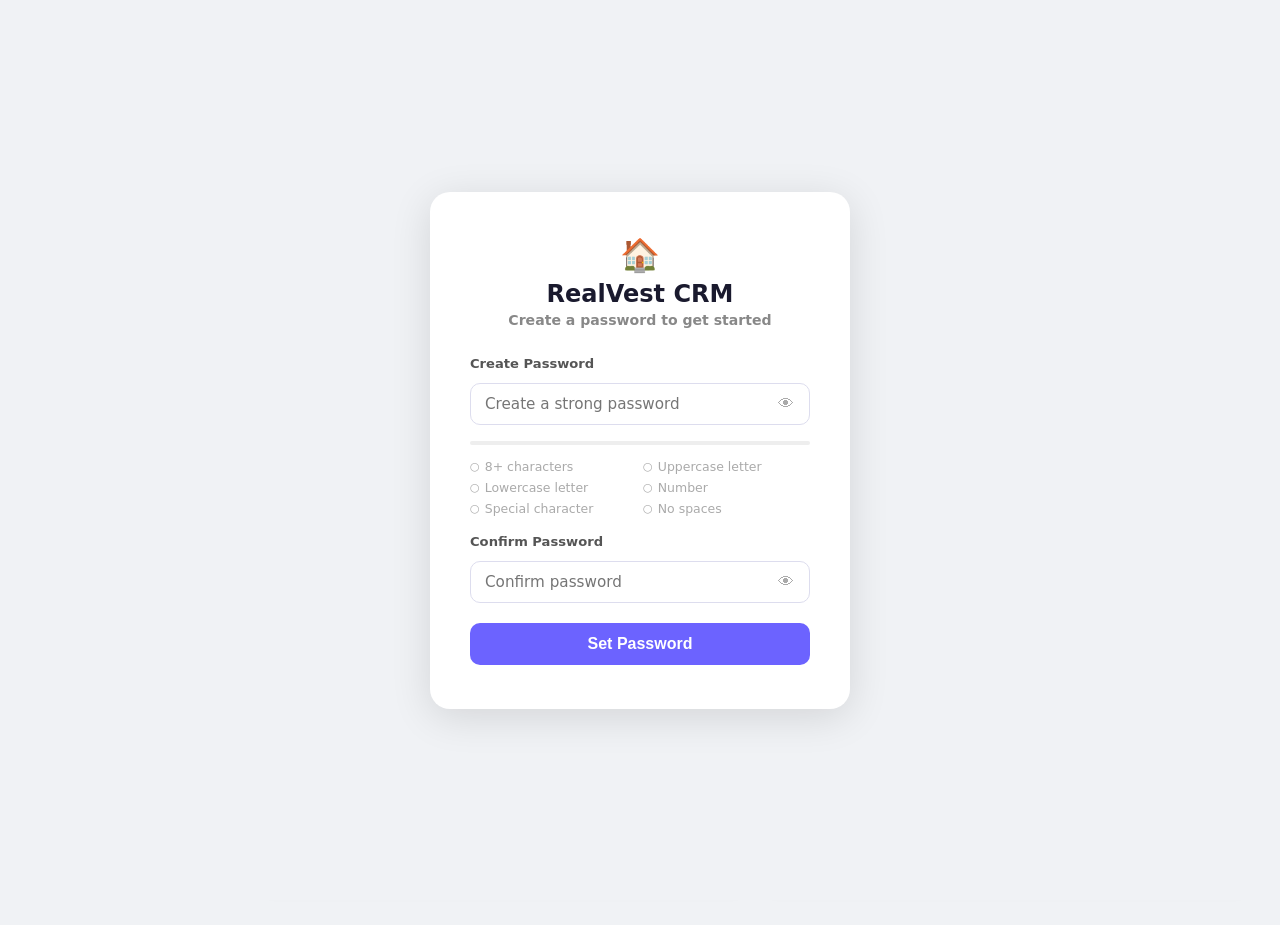
<file: crm.html>
<!DOCTYPE html>
<html lang="en">
<head>
<meta charset="UTF-8" />
<meta name="viewport" content="width=device-width, initial-scale=1.0" />
<title>RealVest CRM</title>
<style>
/* ── Reset & Base ── */
*, *::before, *::after { box-sizing: border-box; margin: 0; padding: 0; }
body { font-family: 'Segoe UI', system-ui, sans-serif; background: #f0f2f5; color: #1a1a2e; display: flex; min-height: 100vh; }

/* ── Sidebar ── */
.sidebar {
  width: 230px; min-height: 100vh; background: #1a1a2e;
  display: flex; flex-direction: column; position: fixed; top: 0; left: 0; z-index: 100;
}
.logo {
  padding: 22px 20px; border-bottom: 1px solid #2d2d4e;
  font-size: 1.15rem; font-weight: 700; color: #fff;
  display: flex; align-items: center; gap: 10px;
}
.logo-icon { font-size: 1.4rem; }
.nav-links { list-style: none; padding: 12px 0; }
.nav-links li a {
  display: block; padding: 13px 20px; color: #a0a0c0;
  text-decoration: none; font-size: 0.95rem; border-left: 3px solid transparent; transition: all 0.2s;
}
.nav-links li a:hover, .nav-links li a.active { background: #2d2d4e; color: #fff; border-left-color: #6c63ff; }

/* ── Main ── */
.main { margin-left: 230px; flex: 1; padding: 32px; }
.page { display: none; }
.page.active { display: block; }
.page-header { display: flex; align-items: center; justify-content: space-between; margin-bottom: 20px; }
.page-title { font-size: 1.6rem; font-weight: 700; }

/* ── Stats ── */
.stats-grid { display: grid; grid-template-columns: repeat(auto-fit, minmax(190px, 1fr)); gap: 18px; margin-bottom: 28px; }
.stat-card { background: #fff; border-radius: 12px; padding: 22px 20px; box-shadow: 0 2px 8px rgba(0,0,0,.07); }
.stat-label { font-size: 0.78rem; color: #888; text-transform: uppercase; letter-spacing: .05em; }
.stat-value { font-size: 1.7rem; font-weight: 700; margin-top: 6px; }
.stat-sub { font-size: 0.8rem; color: #6c63ff; margin-top: 4px; }

/* ── Dashboard tables ── */
.dashboard-tables { display: grid; grid-template-columns: 1fr 1fr; gap: 20px; }
@media (max-width: 900px) { .dashboard-tables { grid-template-columns: 1fr; } }

/* ── Card ── */
.card { background: #fff; border-radius: 12px; padding: 24px; box-shadow: 0 2px 8px rgba(0,0,0,.07); overflow-x: auto; }
.card h2 { font-size: 1rem; margin-bottom: 16px; color: #444; }

/* ── Filters ── */
.filters { display: flex; gap: 12px; margin-bottom: 16px; flex-wrap: wrap; }
.filters input, .filters select {
  padding: 9px 14px; border: 1px solid #dde; border-radius: 8px;
  font-size: 0.9rem; background: #fff; flex: 1; min-width: 180px;
}

/* ── Tables ── */
table { width: 100%; border-collapse: collapse; font-size: 0.88rem; }
thead th {
  text-align: left; padding: 10px 12px; background: #f7f8fc;
  color: #666; font-weight: 600; border-bottom: 2px solid #eee; white-space: nowrap;
}
tbody td { padding: 11px 12px; border-bottom: 1px solid #f0f0f0; vertical-align: middle; }
tbody tr:hover { background: #fafbff; }
tbody tr:last-child td { border-bottom: none; }

/* ── Badges ── */
.badge { display: inline-block; padding: 3px 10px; border-radius: 20px; font-size: 0.75rem; font-weight: 600; text-transform: capitalize; }
.badge-active    { background: #e8f5e9; color: #2e7d32; }
.badge-inactive  { background: #fce4ec; color: #c62828; }
.badge-prospect  { background: #fff3e0; color: #e65100; }
.badge-owned     { background: #e3f2fd; color: #1565c0; }
.badge-sold      { background: #f3e5f5; color: #6a1b9a; }
.badge-under-contract { background: #fff8e1; color: #f57f17; }
.badge-residential { background: #e8f5e9; color: #2e7d32; }
.badge-commercial  { background: #e3f2fd; color: #1565c0; }
.badge-industrial  { background: #fce4ec; color: #c62828; }
.badge-land        { background: #fff3e0; color: #e65100; }
.badge-individual  { background: #f3e5f5; color: #6a1b9a; }
.badge-institutional { background: #e8f5e9; color: #1b5e20; }
.badge-fund        { background: #e3f2fd; color: #0d47a1; }

/* ── Buttons ── */
.btn { padding: 9px 18px; border-radius: 8px; border: none; cursor: pointer; font-size: 0.88rem; font-weight: 600; transition: all 0.2s; }
.btn-primary { background: #6c63ff; color: #fff; }
.btn-primary:hover { background: #574fd6; }
.btn-secondary { background: #eee; color: #444; }
.btn-secondary:hover { background: #ddd; }
.btn-sm { padding: 5px 12px; font-size: 0.8rem; }
.btn-danger { background: #fce4ec; color: #c62828; }
.btn-danger:hover { background: #f8bbd0; }
.btn-edit { background: #f3e5f5; color: #6a1b9a; }
.btn-edit:hover { background: #e1bee7; }
.action-btns { display: flex; gap: 6px; }

/* ── Overlay / Modal / Drawer ── */
.overlay { position: fixed; inset: 0; background: rgba(0,0,0,.4); z-index: 200; backdrop-filter: blur(2px); }
.modal {
  position: fixed; top: 50%; left: 50%; transform: translate(-50%,-50%);
  z-index: 300; width: 90%; max-width: 560px; max-height: 90vh; overflow-y: auto;
  background: #fff; border-radius: 16px; box-shadow: 0 20px 60px rgba(0,0,0,.25);
}
.modal-wide { max-width: 760px; }
.modal-header { display: flex; align-items: center; justify-content: space-between; padding: 22px 26px 0; margin-bottom: 20px; }
.modal-header h2 { font-size: 1.2rem; }
.modal-footer { padding: 20px 26px 26px; display: flex; justify-content: flex-end; gap: 10px; }
.btn-close { background: none; border: none; font-size: 1.2rem; cursor: pointer; color: #888; padding: 4px; }
.btn-close:hover { color: #333; }

/* ── Form ── */
.form-grid { display: grid; grid-template-columns: 1fr 1fr; gap: 16px; padding: 0 26px; }
.form-group { display: flex; flex-direction: column; gap: 6px; }
.form-group.full-width { grid-column: 1 / -1; }
.form-group label { font-size: 0.82rem; font-weight: 600; color: #555; }
.form-group input, .form-group select, .form-group textarea {
  padding: 9px 12px; border: 1px solid #dde; border-radius: 8px; font-size: 0.9rem; font-family: inherit;
}
.form-group input:focus, .form-group select:focus, .form-group textarea:focus {
  outline: none; border-color: #6c63ff; box-shadow: 0 0 0 3px rgba(108,99,255,.1);
}

/* ── Drawer ── */
.drawer {
  position: fixed; top: 0; right: 0; width: 480px; height: 100vh;
  background: #fff; z-index: 300; box-shadow: -4px 0 30px rgba(0,0,0,.15);
  display: flex; flex-direction: column; overflow-y: auto;
}
.drawer-header {
  display: flex; align-items: center; justify-content: space-between;
  padding: 24px; border-bottom: 1px solid #eee; position: sticky; top: 0; background: #fff;
}
.drawer-header h2 { font-size: 1.2rem; }
.drawer-body { padding: 24px; }
.detail-section { margin-bottom: 28px; }
.detail-section h3 {
  font-size: 0.85rem; color: #888; text-transform: uppercase; letter-spacing: .08em;
  margin-bottom: 14px; padding-bottom: 6px; border-bottom: 1px solid #eee;
}
.detail-grid { display: grid; grid-template-columns: 1fr 1fr; gap: 12px; }
.detail-item label { font-size: 0.75rem; color: #aaa; display: block; margin-bottom: 3px; }
.detail-item span { font-weight: 600; font-size: 0.95rem; }

.hidden { display: none !important; }

/* ── Login Screen ── */
#login-screen {
  position: fixed; inset: 0; background: #f0f2f5;
  display: flex; align-items: center; justify-content: center;
  z-index: 9999;
}
.login-card {
  background: #fff; border-radius: 20px; padding: 44px 40px;
  box-shadow: 0 8px 40px rgba(0,0,0,.12); width: 100%; max-width: 420px;
}
.login-logo {
  text-align: center; margin-bottom: 28px;
  font-size: 1.5rem; font-weight: 700; color: #1a1a2e;
}
.login-logo .logo-icon { font-size: 2rem; display: block; margin-bottom: 6px; }
.login-subtitle { font-size: 0.88rem; color: #888; text-align: center; margin-top: 4px; }
.login-card .form-group { margin-bottom: 16px; }
.login-card .form-group label { font-size: 0.82rem; font-weight: 600; color: #555; display: block; margin-bottom: 6px; }
.login-card .form-group input {
  width: 100%; padding: 11px 14px; border: 1.5px solid #dde; border-radius: 10px;
  font-size: 0.95rem; font-family: inherit; transition: border-color 0.2s;
}
.login-card .form-group input:focus { outline: none; border-color: #6c63ff; box-shadow: 0 0 0 3px rgba(108,99,255,.1); }
.pw-input-wrap { position: relative; }
.pw-toggle {
  position: absolute; right: 12px; top: 50%; transform: translateY(-50%);
  background: none; border: none; cursor: pointer; font-size: 1rem; color: #aaa; padding: 4px;
}
.pw-toggle:hover { color: #555; }
.req-list { list-style: none; margin: 10px 0 18px; display: grid; grid-template-columns: 1fr 1fr; gap: 6px; }
.req-list li { font-size: 0.78rem; color: #aaa; display: flex; align-items: center; gap: 5px; transition: color 0.2s; }
.req-list li::before { content: '○'; font-size: 0.7rem; }
.req-list li.met { color: #2e7d32; }
.req-list li.met::before { content: '✓'; }
.req-list li.fail { color: #c62828; }
.req-list li.fail::before { content: '✗'; }
.pw-strength { height: 4px; border-radius: 4px; background: #eee; margin-bottom: 14px; overflow: hidden; }
.pw-strength-bar { height: 100%; border-radius: 4px; width: 0; transition: width 0.3s, background 0.3s; }
.login-error { background: #fce4ec; color: #c62828; border-radius: 8px; padding: 10px 14px; font-size: 0.85rem; margin-bottom: 14px; display: none; }
.login-card .btn-primary { width: 100%; padding: 12px; font-size: 1rem; border-radius: 10px; margin-top: 4px; }
.login-link { text-align: center; margin-top: 14px; font-size: 0.82rem; color: #888; }
.login-link a { color: #6c63ff; text-decoration: none; font-weight: 600; cursor: pointer; }
.login-link a:hover { text-decoration: underline; }

/* ── Toast ── */
.toast {
  position: fixed; bottom: 28px; right: 28px; z-index: 999;
  background: #1a1a2e; color: #fff; padding: 12px 20px; border-radius: 10px;
  font-size: 0.88rem; box-shadow: 0 4px 20px rgba(0,0,0,.25);
  transition: opacity 0.3s;
}
</style>
</head>
<body>

<!-- Login Screen -->
<div id="login-screen">
  <div class="login-card">
    <div class="login-logo">
      <span class="logo-icon">🏠</span>
      RealVest CRM
      <div class="login-subtitle" id="login-subtitle">Sign in to your account</div>
    </div>

    <div id="login-error" class="login-error"></div>

    <!-- Login Form -->
    <div id="login-form-wrap">
      <div class="form-group">
        <label for="login-pw">Password</label>
        <div class="pw-input-wrap">
          <input type="password" id="login-pw" placeholder="Enter your password" autocomplete="current-password" />
          <button type="button" class="pw-toggle" onclick="togglePw('login-pw', this)">👁</button>
        </div>
      </div>
      <button class="btn btn-primary" onclick="doLogin()">Sign In</button>
      <div class="login-link"><a onclick="switchToReset()">Forgot password?</a></div>
    </div>

    <!-- Set Password Form -->
    <div id="set-form-wrap" style="display:none">
      <div class="form-group">
        <label for="set-pw">Create Password</label>
        <div class="pw-input-wrap">
          <input type="password" id="set-pw" placeholder="Create a strong password" autocomplete="new-password" oninput="checkReqs()" />
          <button type="button" class="pw-toggle" onclick="togglePw('set-pw', this)">👁</button>
        </div>
      </div>
      <div class="pw-strength"><div class="pw-strength-bar" id="pw-strength-bar"></div></div>
      <ul class="req-list" id="req-list">
        <li id="req-len">8+ characters</li>
        <li id="req-upper">Uppercase letter</li>
        <li id="req-lower">Lowercase letter</li>
        <li id="req-num">Number</li>
        <li id="req-special">Special character</li>
        <li id="req-no-spaces">No spaces</li>
      </ul>
      <div class="form-group">
        <label for="set-pw2">Confirm Password</label>
        <div class="pw-input-wrap">
          <input type="password" id="set-pw2" placeholder="Confirm password" autocomplete="new-password" oninput="checkReqs()" />
          <button type="button" class="pw-toggle" onclick="togglePw('set-pw2', this)">👁</button>
        </div>
      </div>
      <button class="btn btn-primary" id="set-pw-btn" onclick="doSetPassword()" disabled>Set Password</button>
    </div>

    <!-- Reset Confirmation -->
    <div id="reset-form-wrap" style="display:none">
      <p style="color:#555;font-size:0.9rem;margin-bottom:18px;line-height:1.6">
        Resetting will clear all stored data (investors &amp; properties) and let you create a new password.
      </p>
      <button class="btn btn-danger" style="width:100%;padding:12px" onclick="doReset()">Reset &amp; Clear All Data</button>
      <div class="login-link" style="margin-top:12px"><a onclick="switchToLogin()">← Back to sign in</a></div>
    </div>
  </div>
</div>

<nav class="sidebar">
  <div class="logo"><span class="logo-icon">🏠</span><span class="logo-text">RealVest CRM</span></div>
  <ul class="nav-links">
    <li><a href="#" data-page="dashboard" class="active">📊 Dashboard</a></li>
    <li><a href="#" data-page="investors">👥 Investors</a></li>
    <li><a href="#" data-page="properties">🏗 Properties</a></li>
  </ul>
</nav>

<main class="main">

  <!-- Dashboard -->
  <section id="page-dashboard" class="page active">
    <h1 class="page-title">Dashboard</h1>
    <div class="stats-grid" id="stats-grid"></div>
    <div class="dashboard-tables">
      <div class="card">
        <h2>Top Investors by Portfolio Value</h2>
        <table id="top-investors-table">
          <thead><tr><th>Investor</th><th>Type</th><th>Properties</th><th>Portfolio Value</th></tr></thead>
          <tbody></tbody>
        </table>
      </div>
      <div class="card">
        <h2>Recent Properties</h2>
        <table id="recent-properties-table">
          <thead><tr><th>Address</th><th>Type</th><th>Value</th><th>Status</th></tr></thead>
          <tbody></tbody>
        </table>
      </div>
    </div>
  </section>

  <!-- Investors -->
  <section id="page-investors" class="page">
    <div class="page-header">
      <h1 class="page-title">Investors</h1>
      <button class="btn btn-primary" onclick="openInvestorModal()">+ Add Investor</button>
    </div>
    <div class="filters">
      <input type="text" id="investor-search" placeholder="Search by name, email, company…" oninput="renderInvestors()" />
      <select id="investor-status-filter" onchange="renderInvestors()">
        <option value="">All Statuses</option>
        <option value="active">Active</option>
        <option value="inactive">Inactive</option>
        <option value="prospect">Prospect</option>
      </select>
    </div>
    <div class="card">
      <table id="investors-table">
        <thead>
          <tr>
            <th>Name</th><th>Company</th><th>Type</th><th>Email</th>
            <th>Phone</th><th>Properties</th><th>Portfolio Value</th><th>Status</th><th>Actions</th>
          </tr>
        </thead>
        <tbody></tbody>
      </table>
    </div>
  </section>

  <!-- Properties -->
  <section id="page-properties" class="page">
    <div class="page-header">
      <h1 class="page-title">Properties</h1>
      <button class="btn btn-primary" onclick="openPropertyModal()">+ Add Property</button>
    </div>
    <div class="filters">
      <select id="property-status-filter" onchange="renderProperties()">
        <option value="">All Statuses</option>
        <option value="owned">Owned</option>
        <option value="sold">Sold</option>
        <option value="under-contract">Under Contract</option>
      </select>
      <select id="property-type-filter" onchange="renderProperties()">
        <option value="">All Types</option>
        <option value="residential">Residential</option>
        <option value="commercial">Commercial</option>
        <option value="industrial">Industrial</option>
        <option value="land">Land</option>
      </select>
    </div>
    <div class="card">
      <table id="properties-table">
        <thead>
          <tr>
            <th>Address</th><th>Investor</th><th>Type</th><th>Purchase Price</th>
            <th>Current Value</th><th>Equity</th><th>Mo. Rent</th><th>Cap Rate</th><th>Status</th><th>Actions</th>
          </tr>
        </thead>
        <tbody></tbody>
      </table>
    </div>
  </section>

</main>

<!-- Investor Drawer -->
<div id="investor-drawer" class="drawer hidden">
  <div class="drawer-header">
    <h2 id="drawer-investor-name"></h2>
    <button class="btn-close" onclick="closeDrawer()">✕</button>
  </div>
  <div class="drawer-body" id="drawer-body"></div>
</div>
<div id="overlay" class="overlay hidden" onclick="closeDrawer(); closeModal();"></div>

<!-- Investor Modal -->
<div id="investor-modal" class="modal hidden">
  <div class="modal-content">
    <div class="modal-header">
      <h2 id="investor-modal-title">Add Investor</h2>
      <button class="btn-close" onclick="closeModal()">✕</button>
    </div>
    <form id="investor-form" onsubmit="saveInvestor(event)">
      <div class="form-grid">
        <div class="form-group"><label>Full Name *</label><input type="text" name="name" required /></div>
        <div class="form-group"><label>Email *</label><input type="email" name="email" required /></div>
        <div class="form-group"><label>Phone</label><input type="text" name="phone" /></div>
        <div class="form-group"><label>Company</label><input type="text" name="company" /></div>
        <div class="form-group">
          <label>Investor Type</label>
          <select name="investor_type">
            <option value="individual">Individual</option>
            <option value="institutional">Institutional</option>
            <option value="fund">Fund</option>
          </select>
        </div>
        <div class="form-group">
          <label>Status</label>
          <select name="status">
            <option value="active">Active</option>
            <option value="inactive">Inactive</option>
            <option value="prospect">Prospect</option>
          </select>
        </div>
        <div class="form-group full-width"><label>Notes</label><textarea name="notes" rows="3"></textarea></div>
      </div>
      <div class="modal-footer">
        <button type="button" class="btn btn-secondary" onclick="closeModal()">Cancel</button>
        <button type="submit" class="btn btn-primary">Save Investor</button>
      </div>
    </form>
  </div>
</div>

<!-- Property Modal -->
<div id="property-modal" class="modal hidden">
  <div class="modal-content modal-wide">
    <div class="modal-header">
      <h2 id="property-modal-title">Add Property</h2>
      <button class="btn-close" onclick="closeModal()">✕</button>
    </div>
    <form id="property-form" onsubmit="saveProperty(event)">
      <div class="form-grid">
        <div class="form-group full-width">
          <label>Investor *</label>
          <select name="investor_id" id="property-investor-select" required></select>
        </div>
        <div class="form-group full-width"><label>Street Address *</label><input type="text" name="address" required /></div>
        <div class="form-group"><label>City</label><input type="text" name="city" /></div>
        <div class="form-group"><label>State</label><input type="text" name="state" maxlength="2" /></div>
        <div class="form-group"><label>ZIP Code</label><input type="text" name="zip_code" /></div>
        <div class="form-group">
          <label>Property Type</label>
          <select name="property_type">
            <option value="residential">Residential</option>
            <option value="commercial">Commercial</option>
            <option value="industrial">Industrial</option>
            <option value="land">Land</option>
          </select>
        </div>
        <div class="form-group"><label>Purchase Price ($)</label><input type="number" name="purchase_price" step="0.01" /></div>
        <div class="form-group"><label>Current Value ($)</label><input type="number" name="current_value" step="0.01" /></div>
        <div class="form-group"><label>Purchase Date</label><input type="date" name="purchase_date" /></div>
        <div class="form-group"><label>Square Feet</label><input type="number" name="square_feet" /></div>
        <div class="form-group"><label>Units (multi-family)</label><input type="number" name="units" /></div>
        <div class="form-group"><label>Monthly Rent ($)</label><input type="number" name="monthly_rent" step="0.01" /></div>
        <div class="form-group">
          <label>Status</label>
          <select name="status">
            <option value="owned">Owned</option>
            <option value="under-contract">Under Contract</option>
            <option value="sold">Sold</option>
          </select>
        </div>
        <div class="form-group full-width"><label>Notes</label><textarea name="notes" rows="3"></textarea></div>
      </div>
      <div class="modal-footer">
        <button type="button" class="btn btn-secondary" onclick="closeModal()">Cancel</button>
        <button type="submit" class="btn btn-primary">Save Property</button>
      </div>
    </form>
  </div>
</div>

<script>
// ── Auth ──────────────────────────────────────────────────────────────────────

async function sha256(str) {
  const buf = await crypto.subtle.digest('SHA-256', new TextEncoder().encode(str));
  return Array.from(new Uint8Array(buf)).map(b => b.toString(16).padStart(2,'0')).join('');
}

const PW_KEY = 'rv_pw_hash';

const REQS = [
  { id:'req-len',      test: p => p.length >= 8,                    label:'8+ characters' },
  { id:'req-upper',    test: p => /[A-Z]/.test(p),                  label:'Uppercase letter' },
  { id:'req-lower',    test: p => /[a-z]/.test(p),                  label:'Lowercase letter' },
  { id:'req-num',      test: p => /[0-9]/.test(p),                  label:'Number' },
  { id:'req-special',  test: p => /[^A-Za-z0-9]/.test(p),          label:'Special character' },
  { id:'req-no-spaces',test: p => !/\s/.test(p) && p.length > 0,   label:'No spaces' },
];

function checkReqs() {
  const pw  = document.getElementById('set-pw').value;
  const pw2 = document.getElementById('set-pw2').value;
  let met = 0;
  REQS.forEach(r => {
    const ok = r.test(pw);
    const li = document.getElementById(r.id);
    li.className = pw.length === 0 ? '' : ok ? 'met' : 'fail';
    if (ok) met++;
  });

  // Strength bar
  const bar = document.getElementById('pw-strength-bar');
  const pct = Math.round((met / REQS.length) * 100);
  bar.style.width = pct + '%';
  bar.style.background = met <= 2 ? '#e53935' : met <= 4 ? '#fb8c00' : '#43a047';

  const allMet = met === REQS.length;
  const confirmed = pw2.length > 0 && pw === pw2;
  document.getElementById('set-pw-btn').disabled = !(allMet && confirmed);
  return allMet;
}

function togglePw(inputId, btn) {
  const inp = document.getElementById(inputId);
  if (inp.type === 'password') { inp.type = 'text'; btn.textContent = '🙈'; }
  else { inp.type = 'password'; btn.textContent = '👁'; }
}

function showLoginError(msg) {
  const el = document.getElementById('login-error');
  el.textContent = msg;
  el.style.display = 'block';
}

function clearLoginError() {
  document.getElementById('login-error').style.display = 'none';
}

function switchToReset() {
  clearLoginError();
  document.getElementById('login-form-wrap').style.display = 'none';
  document.getElementById('set-form-wrap').style.display   = 'none';
  document.getElementById('reset-form-wrap').style.display = 'block';
  document.getElementById('login-subtitle').textContent    = 'Reset your account';
}

function switchToLogin() {
  clearLoginError();
  document.getElementById('reset-form-wrap').style.display = 'none';
  document.getElementById('set-form-wrap').style.display   = 'none';
  document.getElementById('login-form-wrap').style.display = 'block';
  document.getElementById('login-subtitle').textContent    = 'Sign in to your account';
}

async function doLogin() {
  clearLoginError();
  const pw   = document.getElementById('login-pw').value;
  if (!pw) { showLoginError('Please enter your password.'); return; }
  const hash = await sha256(pw);
  if (hash === localStorage.getItem(PW_KEY)) {
    sessionStorage.setItem('rv_auth', '1');
    document.getElementById('login-screen').style.display = 'none';
  } else {
    showLoginError('Incorrect password. Please try again.');
    document.getElementById('login-pw').value = '';
    document.getElementById('login-pw').focus();
  }
}

async function doSetPassword() {
  clearLoginError();
  const pw = document.getElementById('set-pw').value;
  if (!checkReqs()) { showLoginError('Password does not meet all requirements.'); return; }
  localStorage.setItem(PW_KEY, await sha256(pw));
  sessionStorage.setItem('rv_auth', '1');
  document.getElementById('login-screen').style.display = 'none';
}

function doReset() {
  if (!confirm('This will permanently delete ALL investors and properties. Are you sure?')) return;
  localStorage.clear();
  sessionStorage.clear();
  location.reload();
}

// Allow Enter key on login form
document.addEventListener('DOMContentLoaded', () => {
  document.getElementById('login-pw').addEventListener('keydown', e => { if (e.key === 'Enter') doLogin(); });
  document.getElementById('set-pw2').addEventListener('keydown', e => { if (e.key === 'Enter') doSetPassword(); });
});

// Init auth state
(function initAuth() {
  const hasPw   = !!localStorage.getItem(PW_KEY);
  const isAuthed = sessionStorage.getItem('rv_auth') === '1';

  if (isAuthed) {
    document.getElementById('login-screen').style.display = 'none';
    return;
  }
  if (!hasPw) {
    // First run – show set-password form
    document.getElementById('login-form-wrap').style.display = 'none';
    document.getElementById('set-form-wrap').style.display   = 'block';
    document.getElementById('login-subtitle').textContent    = 'Create a password to get started';
  }
})();

// ── Data Layer (localStorage) ─────────────────────────────────────────────────

const DB = {
  load() {
    const inv  = JSON.parse(localStorage.getItem('rv_investors')  || '[]');
    const prop = JSON.parse(localStorage.getItem('rv_properties') || '[]');
    return { investors: inv, properties: prop };
  },
  save(investors, properties) {
    localStorage.setItem('rv_investors',  JSON.stringify(investors));
    localStorage.setItem('rv_properties', JSON.stringify(properties));
  },
  nextId(arr) {
    return arr.length ? Math.max(...arr.map(x => x.id)) + 1 : 1;
  },
};

function getData() { return DB.load(); }

// Seed sample data on first load
(function seedIfEmpty() {
  const { investors, properties } = DB.load();
  if (investors.length) return;

  const inv = [
    { id:1, name:'Margaret Holloway', email:'margaret@hollowaygroup.com', phone:'(212) 555-0101', company:'Holloway Group',           investor_type:'institutional', status:'active',   notes:'High-net-worth client focused on NYC multifamily assets.', created_at:'2019-01-15' },
    { id:2, name:'Derek Nolan',        email:'derek.nolan@privatecap.com', phone:'(310) 555-0202', company:'Private Capital Partners', investor_type:'fund',          status:'active',   notes:'Fund manager. Prefers commercial / mixed-use in LA basin.', created_at:'2020-03-10' },
    { id:3, name:'Sandra Kim',         email:'sandra.kim@gmail.com',       phone:'(415) 555-0303', company:'',                         investor_type:'individual',    status:'active',   notes:'Self-directed investor. Buy-and-hold residential strategy.', created_at:'2020-07-22' },
    { id:4, name:'Apex Realty Fund III', email:'invest@apexfund.com',      phone:'(888) 555-0404', company:'Apex Real Estate Capital', investor_type:'fund',          status:'active',   notes:'', created_at:'2017-06-01' },
    { id:5, name:'Thomas Vega',        email:'tvega@outlook.com',          phone:'(713) 555-0505', company:'',                         investor_type:'individual',    status:'prospect', notes:'Interested in Houston single-family rentals.', created_at:'2024-01-05' },
  ];

  const prop = [
    { id:1,  investor_id:1, address:'245 Riverside Dr',    city:'New York',    state:'NY', zip_code:'10025', property_type:'residential', purchase_price:2800000, current_value:3400000, purchase_date:'2019-06-15', square_feet:3200,  units:8,  monthly_rent:22000, status:'owned',  notes:'' },
    { id:2,  investor_id:1, address:'88 West 10th St',     city:'New York',    state:'NY', zip_code:'10011', property_type:'residential', purchase_price:1500000, current_value:1950000, purchase_date:'2020-03-01', square_feet:1800,  units:4,  monthly_rent:11000, status:'owned',  notes:'' },
    { id:3,  investor_id:1, address:'530 Park Ave',        city:'New York',    state:'NY', zip_code:'10021', property_type:'commercial',  purchase_price:5200000, current_value:6100000, purchase_date:'2018-09-20', square_feet:8500,  units:null, monthly_rent:38000, status:'owned', notes:'' },
    { id:4,  investor_id:2, address:'4500 Wilshire Blvd',  city:'Los Angeles', state:'CA', zip_code:'90010', property_type:'commercial',  purchase_price:3100000, current_value:3800000, purchase_date:'2021-01-10', square_feet:12000, units:null, monthly_rent:28000, status:'owned', notes:'' },
    { id:5,  investor_id:2, address:'1120 Venice Blvd',    city:'Los Angeles', state:'CA', zip_code:'90291', property_type:'residential', purchase_price:950000,  current_value:1250000, purchase_date:'2022-05-05', square_feet:2200,  units:6,  monthly_rent:9500,  status:'owned',  notes:'' },
    { id:6,  investor_id:3, address:'820 Fillmore St',     city:'San Francisco', state:'CA', zip_code:'94117', property_type:'residential', purchase_price:1100000, current_value:1380000, purchase_date:'2020-08-14', square_feet:1400, units:2,  monthly_rent:7200, status:'owned',  notes:'' },
    { id:7,  investor_id:3, address:'360 Oak Grove Ave',   city:'Menlo Park',  state:'CA', zip_code:'94025', property_type:'residential', purchase_price:1450000, current_value:1700000, purchase_date:'2021-11-30', square_feet:1900,  units:1,  monthly_rent:6500,  status:'owned',  notes:'' },
    { id:8,  investor_id:4, address:'1200 Brickell Ave',   city:'Miami',       state:'FL', zip_code:'33131', property_type:'commercial',  purchase_price:7500000, current_value:9200000, purchase_date:'2017-04-22', square_feet:22000, units:null, monthly_rent:65000, status:'owned', notes:'' },
    { id:9,  investor_id:4, address:'3300 NW 36th St',     city:'Miami',       state:'FL', zip_code:'33142', property_type:'industrial',  purchase_price:2200000, current_value:2700000, purchase_date:'2019-07-08', square_feet:35000, units:null, monthly_rent:18000, status:'owned', notes:'' },
    { id:10, investor_id:4, address:'500 Collins Ave',     city:'Miami Beach', state:'FL', zip_code:'33139', property_type:'residential', purchase_price:4100000, current_value:3900000, purchase_date:'2023-02-01', square_feet:6000,  units:12, monthly_rent:30000, status:'owned',  notes:'' },
  ];

  DB.save(inv, prop);
})();

// ── Utilities ─────────────────────────────────────────────────────────────────

const fmt = {
  currency: v => v != null && v !== '' ? '$' + Number(v).toLocaleString('en-US', {minimumFractionDigits:0, maximumFractionDigits:0}) : '—',
  pct:      v => v != null ? v.toFixed(2) + '%' : '—',
  date:     v => v ? new Date(v + 'T00:00:00').toLocaleDateString('en-US') : '—',
};

function badge(text, cls) {
  const c = (cls || text || '').toString().replace(/\s+/g,'-').toLowerCase();
  return `<span class="badge badge-${c}">${text || '—'}</span>`;
}

function setTbody(tableId, rows) {
  document.querySelector(`#${tableId} tbody`).innerHTML = rows.join('');
}

function investorProperties(investorId, properties) {
  return properties.filter(p => p.investor_id == investorId);
}

function portfolioValue(investorId, properties) {
  return investorProperties(investorId, properties).reduce((s, p) => s + (Number(p.current_value) || 0), 0);
}

function capRate(p) {
  if (!p.current_value || !p.monthly_rent) return null;
  return (p.monthly_rent * 12 / p.current_value) * 100;
}

function toast(msg) {
  const el = document.createElement('div');
  el.className = 'toast';
  el.textContent = msg;
  document.body.appendChild(el);
  setTimeout(() => { el.style.opacity = '0'; setTimeout(() => el.remove(), 300); }, 2000);
}

// ── Navigation ────────────────────────────────────────────────────────────────

document.querySelectorAll('.nav-links a').forEach(a => {
  a.addEventListener('click', e => {
    e.preventDefault();
    const page = a.dataset.page;
    document.querySelectorAll('.page').forEach(p => p.classList.remove('active'));
    document.querySelectorAll('.nav-links a').forEach(l => l.classList.remove('active'));
    document.getElementById('page-' + page).classList.add('active');
    a.classList.add('active');
    if (page === 'dashboard') renderDashboard();
    if (page === 'investors') renderInvestors();
    if (page === 'properties') renderProperties();
  });
});

// ── Dashboard ─────────────────────────────────────────────────────────────────

function renderDashboard() {
  const { investors, properties } = getData();
  const owned = properties.filter(p => p.status === 'owned');

  const totalValue   = owned.reduce((s, p) => s + (Number(p.current_value) || 0), 0);
  const totalRent    = owned.reduce((s, p) => s + (Number(p.monthly_rent) || 0), 0);
  const totalEquity  = owned.reduce((s, p) => s + ((Number(p.current_value)||0) - (Number(p.purchase_price)||0)), 0);
  const activeInv    = investors.filter(i => i.status === 'active').length;

  document.getElementById('stats-grid').innerHTML = `
    <div class="stat-card"><div class="stat-label">Total Investors</div><div class="stat-value">${investors.length}</div><div class="stat-sub">${activeInv} active</div></div>
    <div class="stat-card"><div class="stat-label">Total Properties</div><div class="stat-value">${properties.length}</div><div class="stat-sub">${owned.length} owned</div></div>
    <div class="stat-card"><div class="stat-label">Portfolio Value</div><div class="stat-value">${fmt.currency(totalValue)}</div><div class="stat-sub">Equity: ${fmt.currency(totalEquity)}</div></div>
    <div class="stat-card"><div class="stat-label">Monthly Rent</div><div class="stat-value">${fmt.currency(totalRent)}</div><div class="stat-sub">Annual: ${fmt.currency(totalRent*12)}</div></div>
  `;

  const sortedInv = [...investors].sort((a,b) => portfolioValue(b.id, properties) - portfolioValue(a.id, properties)).slice(0, 8);
  setTbody('top-investors-table', sortedInv.map(i => {
    const pv = portfolioValue(i.id, properties);
    const pc = investorProperties(i.id, properties).length;
    return `<tr>
      <td><a href="#" onclick="viewInvestor(${i.id}); return false;" style="color:#6c63ff;font-weight:600">${i.name}</a></td>
      <td>${badge(i.investor_type)}</td>
      <td>${pc}</td>
      <td>${fmt.currency(pv)}</td>
    </tr>`;
  }));

  const recent = [...properties].reverse().slice(0, 8);
  setTbody('recent-properties-table', recent.map(p => `
    <tr>
      <td>${p.address}${p.city ? ', ' + p.city : ''}</td>
      <td>${badge(p.property_type)}</td>
      <td>${fmt.currency(p.current_value)}</td>
      <td>${badge(p.status, p.status)}</td>
    </tr>
  `));
}

// ── Investors ─────────────────────────────────────────────────────────────────

function renderInvestors() {
  const { investors, properties } = getData();
  const q      = (document.getElementById('investor-search').value || '').toLowerCase();
  const status = document.getElementById('investor-status-filter').value;

  let list = investors;
  if (q)      list = list.filter(i => (i.name+i.email+(i.company||'')).toLowerCase().includes(q));
  if (status) list = list.filter(i => i.status === status);
  list = list.slice().sort((a,b) => a.name.localeCompare(b.name));

  setTbody('investors-table', list.length ? list.map(i => {
    const pc = investorProperties(i.id, properties).length;
    const pv = portfolioValue(i.id, properties);
    return `<tr>
      <td><a href="#" onclick="viewInvestor(${i.id}); return false;" style="font-weight:600;color:#6c63ff">${i.name}</a></td>
      <td>${i.company || '—'}</td>
      <td>${badge(i.investor_type)}</td>
      <td>${i.email}</td>
      <td>${i.phone || '—'}</td>
      <td>${pc}</td>
      <td>${fmt.currency(pv)}</td>
      <td>${badge(i.status, i.status)}</td>
      <td><div class="action-btns">
        <button class="btn btn-sm btn-edit" onclick="openInvestorModal(${i.id})">Edit</button>
        <button class="btn btn-sm btn-danger" onclick="deleteInvestor(${i.id})">Delete</button>
      </div></td>
    </tr>`;
  }) : ['<tr><td colspan="9" style="text-align:center;color:#aaa;padding:30px">No investors found.</td></tr>']);
}

let currentInvestorId = null;

function openInvestorModal(id) {
  currentInvestorId = id || null;
  const form = document.getElementById('investor-form');
  form.reset();
  document.getElementById('investor-modal-title').textContent = id ? 'Edit Investor' : 'Add Investor';

  if (id) {
    const { investors } = getData();
    const inv = investors.find(i => i.id === id);
    if (inv) {
      Object.entries(inv).forEach(([k, v]) => {
        const el = form.elements[k];
        if (el && v != null) el.value = v;
      });
    }
  }
  showModal('investor-modal');
}

function saveInvestor(e) {
  e.preventDefault();
  const data = Object.fromEntries(new FormData(e.target));
  const { investors, properties } = getData();

  if (currentInvestorId) {
    const idx = investors.findIndex(i => i.id === currentInvestorId);
    investors[idx] = { ...investors[idx], ...data };
  } else {
    // Check for duplicate email
    if (investors.find(i => i.email === data.email)) {
      alert('An investor with that email already exists.');
      return;
    }
    investors.push({ ...data, id: DB.nextId(investors), created_at: new Date().toISOString().slice(0,10) });
  }

  DB.save(investors, properties);
  closeModal();
  renderInvestors();
  renderDashboard();
  toast(currentInvestorId ? 'Investor updated.' : 'Investor added.');
}

function deleteInvestor(id) {
  if (!confirm('Delete this investor and all their properties?')) return;
  let { investors, properties } = getData();
  investors  = investors.filter(i => i.id !== id);
  properties = properties.filter(p => p.investor_id !== id);
  DB.save(investors, properties);
  renderInvestors();
  renderDashboard();
  toast('Investor deleted.');
}

// ── Investor Drawer ───────────────────────────────────────────────────────────

function viewInvestor(id) {
  const { investors, properties } = getData();
  const inv = investors.find(i => i.id === id);
  if (!inv) return;

  document.getElementById('drawer-investor-name').textContent = inv.name;

  const props = properties.filter(p => p.investor_id === id);
  const propRows = props.map(p => {
    const cr = capRate(p);
    const equity = (Number(p.current_value)||0) - (Number(p.purchase_price)||0);
    return `<tr>
      <td>${p.address}</td>
      <td>${badge(p.property_type)}</td>
      <td>${fmt.currency(p.current_value)}</td>
      <td>${fmt.currency(p.monthly_rent)}</td>
      <td>${fmt.pct(cr)}</td>
      <td>${badge(p.status, p.status)}</td>
      <td><button class="btn btn-sm btn-edit" onclick="openPropertyModal(${p.id})">Edit</button></td>
    </tr>`;
  }).join('') || '<tr><td colspan="7" style="color:#aaa;text-align:center;padding:16px">No properties yet.</td></tr>';

  const pv = portfolioValue(id, properties);

  document.getElementById('drawer-body').innerHTML = `
    <div class="detail-section">
      <h3>Contact Info</h3>
      <div class="detail-grid">
        <div class="detail-item"><label>Email</label><span>${inv.email}</span></div>
        <div class="detail-item"><label>Phone</label><span>${inv.phone || '—'}</span></div>
        <div class="detail-item"><label>Company</label><span>${inv.company || '—'}</span></div>
        <div class="detail-item"><label>Type</label><span>${inv.investor_type || '—'}</span></div>
        <div class="detail-item"><label>Status</label><span>${badge(inv.status, inv.status)}</span></div>
        <div class="detail-item"><label>Since</label><span>${fmt.date(inv.created_at)}</span></div>
      </div>
    </div>
    <div class="detail-section">
      <h3>Portfolio Summary</h3>
      <div class="detail-grid">
        <div class="detail-item"><label>Properties</label><span>${props.length}</span></div>
        <div class="detail-item"><label>Portfolio Value</label><span>${fmt.currency(pv)}</span></div>
      </div>
    </div>
    ${inv.notes ? `<div class="detail-section"><h3>Notes</h3><p style="color:#555;line-height:1.6">${inv.notes}</p></div>` : ''}
    <div class="detail-section">
      <div style="display:flex;align-items:center;justify-content:space-between;margin-bottom:14px">
        <h3 style="margin:0">Properties</h3>
        <button class="btn btn-sm btn-primary" onclick="openPropertyModal(null, ${id})">+ Add Property</button>
      </div>
      <div style="overflow-x:auto">
        <table>
          <thead><tr><th>Address</th><th>Type</th><th>Value</th><th>Mo. Rent</th><th>Cap Rate</th><th>Status</th><th></th></tr></thead>
          <tbody>${propRows}</tbody>
        </table>
      </div>
    </div>
  `;

  document.getElementById('investor-drawer').classList.remove('hidden');
  document.getElementById('overlay').classList.remove('hidden');
}

// ── Properties ────────────────────────────────────────────────────────────────

function renderProperties() {
  const { investors, properties } = getData();
  const status = document.getElementById('property-status-filter').value;
  const type   = document.getElementById('property-type-filter').value;

  let list = [...properties].reverse();
  if (status) list = list.filter(p => p.status === status);
  if (type)   list = list.filter(p => p.property_type === type);

  setTbody('properties-table', list.length ? list.map(p => {
    const inv    = investors.find(i => i.id === p.investor_id);
    const equity = (Number(p.current_value)||0) - (Number(p.purchase_price)||0);
    const cr     = capRate(p);
    return `<tr>
      <td>
        <div style="font-weight:600">${p.address}</div>
        <div style="font-size:0.78rem;color:#888">${[p.city, p.state, p.zip_code].filter(Boolean).join(', ')}</div>
      </td>
      <td>${inv ? `<a href="#" onclick="viewInvestor(${inv.id}); return false;" style="color:#6c63ff">${inv.name}</a>` : '—'}</td>
      <td>${badge(p.property_type)}</td>
      <td>${fmt.currency(p.purchase_price)}</td>
      <td>${fmt.currency(p.current_value)}</td>
      <td style="color:${equity>=0?'#2e7d32':'#c62828'}">${fmt.currency(equity)}</td>
      <td>${fmt.currency(p.monthly_rent)}</td>
      <td>${fmt.pct(cr)}</td>
      <td>${badge(p.status, p.status)}</td>
      <td><div class="action-btns">
        <button class="btn btn-sm btn-edit" onclick="openPropertyModal(${p.id})">Edit</button>
        <button class="btn btn-sm btn-danger" onclick="deleteProperty(${p.id})">Delete</button>
      </div></td>
    </tr>`;
  }) : ['<tr><td colspan="10" style="text-align:center;color:#aaa;padding:30px">No properties found.</td></tr>']);
}

let currentPropertyId = null;

function openPropertyModal(id, preselectedInvestorId) {
  currentPropertyId = id || null;
  const form = document.getElementById('property-form');
  form.reset();
  document.getElementById('property-modal-title').textContent = id ? 'Edit Property' : 'Add Property';

  const { investors, properties } = getData();
  const sel = document.getElementById('property-investor-select');
  sel.innerHTML = investors.map(i => `<option value="${i.id}">${i.name}</option>`).join('');
  if (preselectedInvestorId) sel.value = preselectedInvestorId;

  if (id) {
    const prop = properties.find(p => p.id === id);
    if (prop) {
      Object.entries(prop).forEach(([k, v]) => {
        const el = form.elements[k];
        if (el && v != null) el.value = v;
      });
    }
  }
  showModal('property-modal');
}

function saveProperty(e) {
  e.preventDefault();
  const raw = Object.fromEntries(new FormData(e.target));
  const data = { ...raw, investor_id: Number(raw.investor_id) };
  ['purchase_price','current_value','square_feet','units','monthly_rent'].forEach(k => {
    data[k] = raw[k] !== '' ? Number(raw[k]) : null;
  });
  if (!data.purchase_date) data.purchase_date = null;

  const { investors, properties } = getData();

  if (currentPropertyId) {
    const idx = properties.findIndex(p => p.id === currentPropertyId);
    properties[idx] = { ...properties[idx], ...data };
  } else {
    properties.push({ ...data, id: DB.nextId(properties) });
  }

  DB.save(investors, properties);
  closeModal();
  renderProperties();
  renderDashboard();
  toast(currentPropertyId ? 'Property updated.' : 'Property added.');

  // Refresh drawer if open
  const drawer = document.getElementById('investor-drawer');
  if (!drawer.classList.contains('hidden')) {
    const name = document.getElementById('drawer-investor-name').textContent;
    const { investors: inv2 } = getData();
    const found = inv2.find(i => i.name === name);
    if (found) viewInvestor(found.id);
  }
}

function deleteProperty(id) {
  if (!confirm('Delete this property?')) return;
  const { investors, properties } = getData();
  DB.save(investors, properties.filter(p => p.id !== id));
  renderProperties();
  renderDashboard();
  toast('Property deleted.');
}

// ── Modal Helpers ─────────────────────────────────────────────────────────────

function showModal(id) {
  document.getElementById(id).classList.remove('hidden');
  document.getElementById('overlay').classList.remove('hidden');
}

function closeModal() {
  document.getElementById('investor-modal').classList.add('hidden');
  document.getElementById('property-modal').classList.add('hidden');
  if (document.getElementById('investor-drawer').classList.contains('hidden')) {
    document.getElementById('overlay').classList.add('hidden');
  }
}

function closeDrawer() {
  document.getElementById('investor-drawer').classList.add('hidden');
  document.getElementById('overlay').classList.add('hidden');
}

// ── Init ──────────────────────────────────────────────────────────────────────
renderDashboard();
</script>
</body>
</html>
</file>
